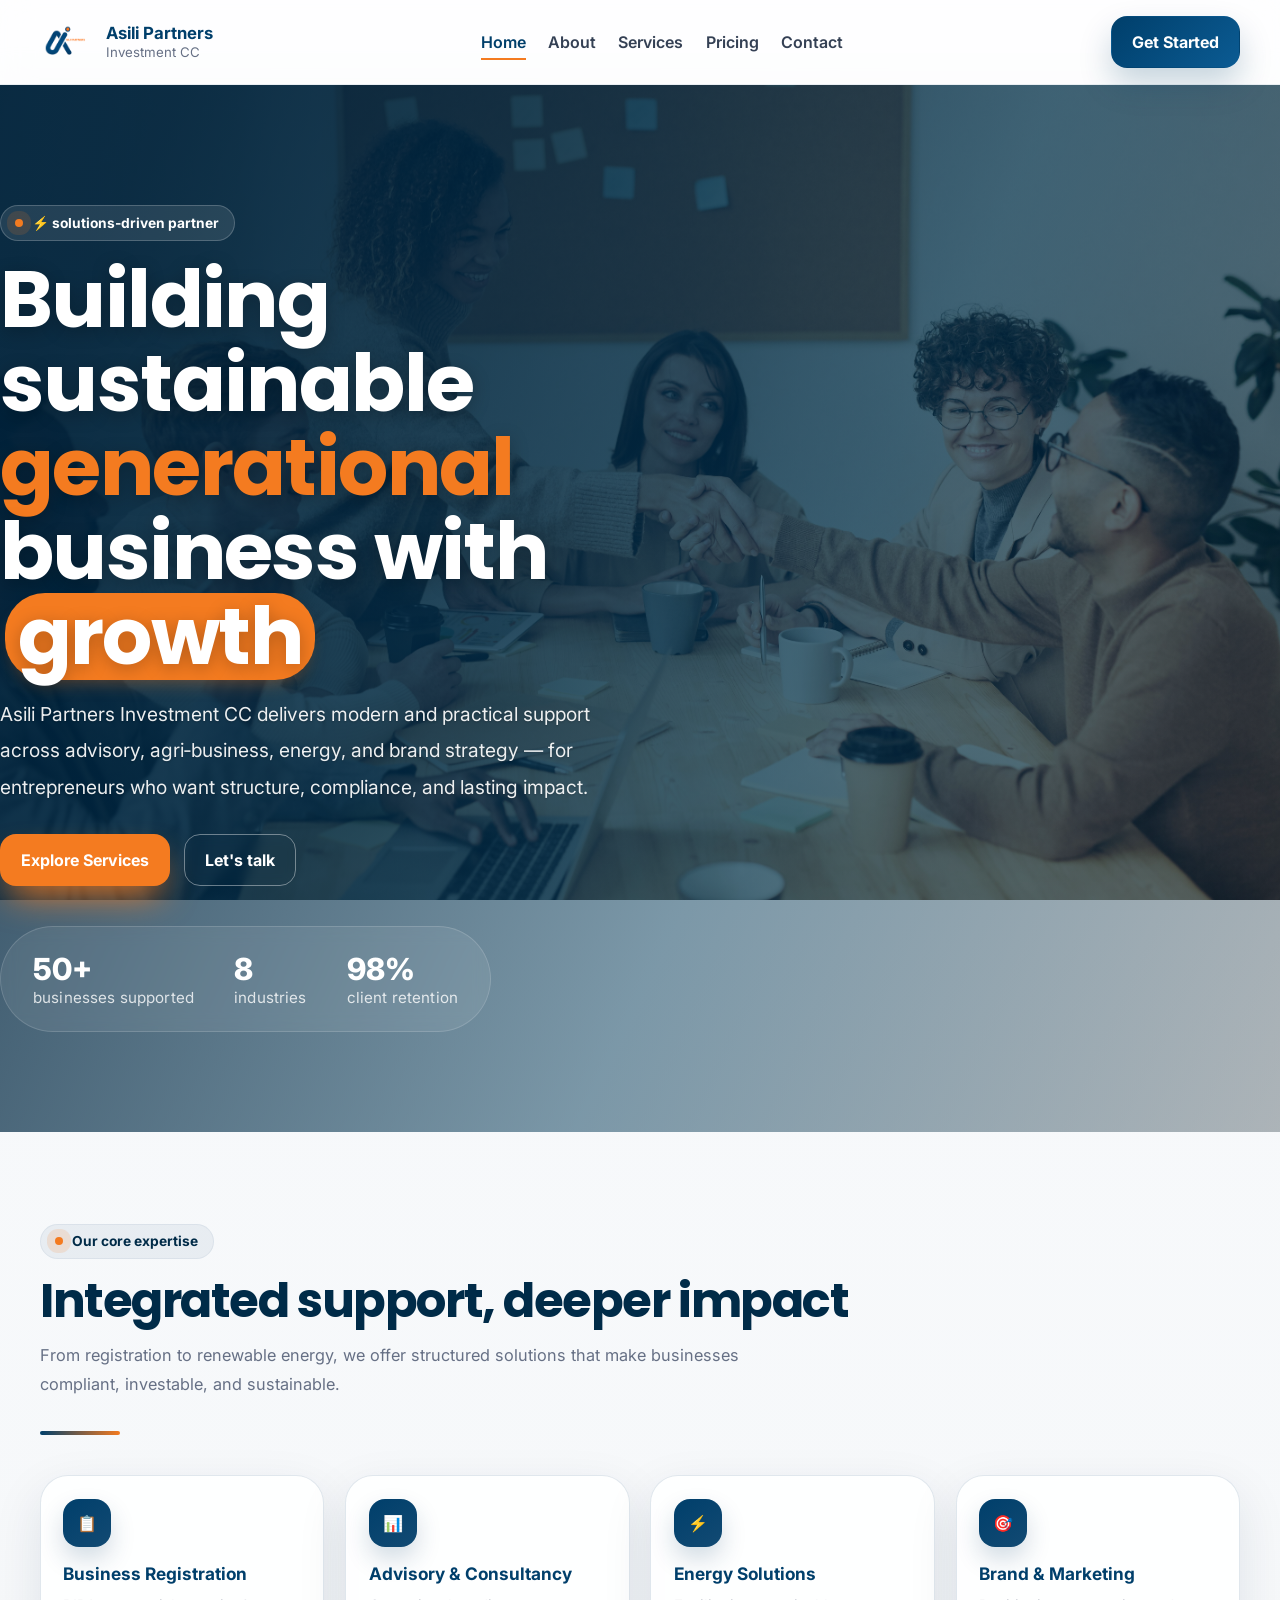
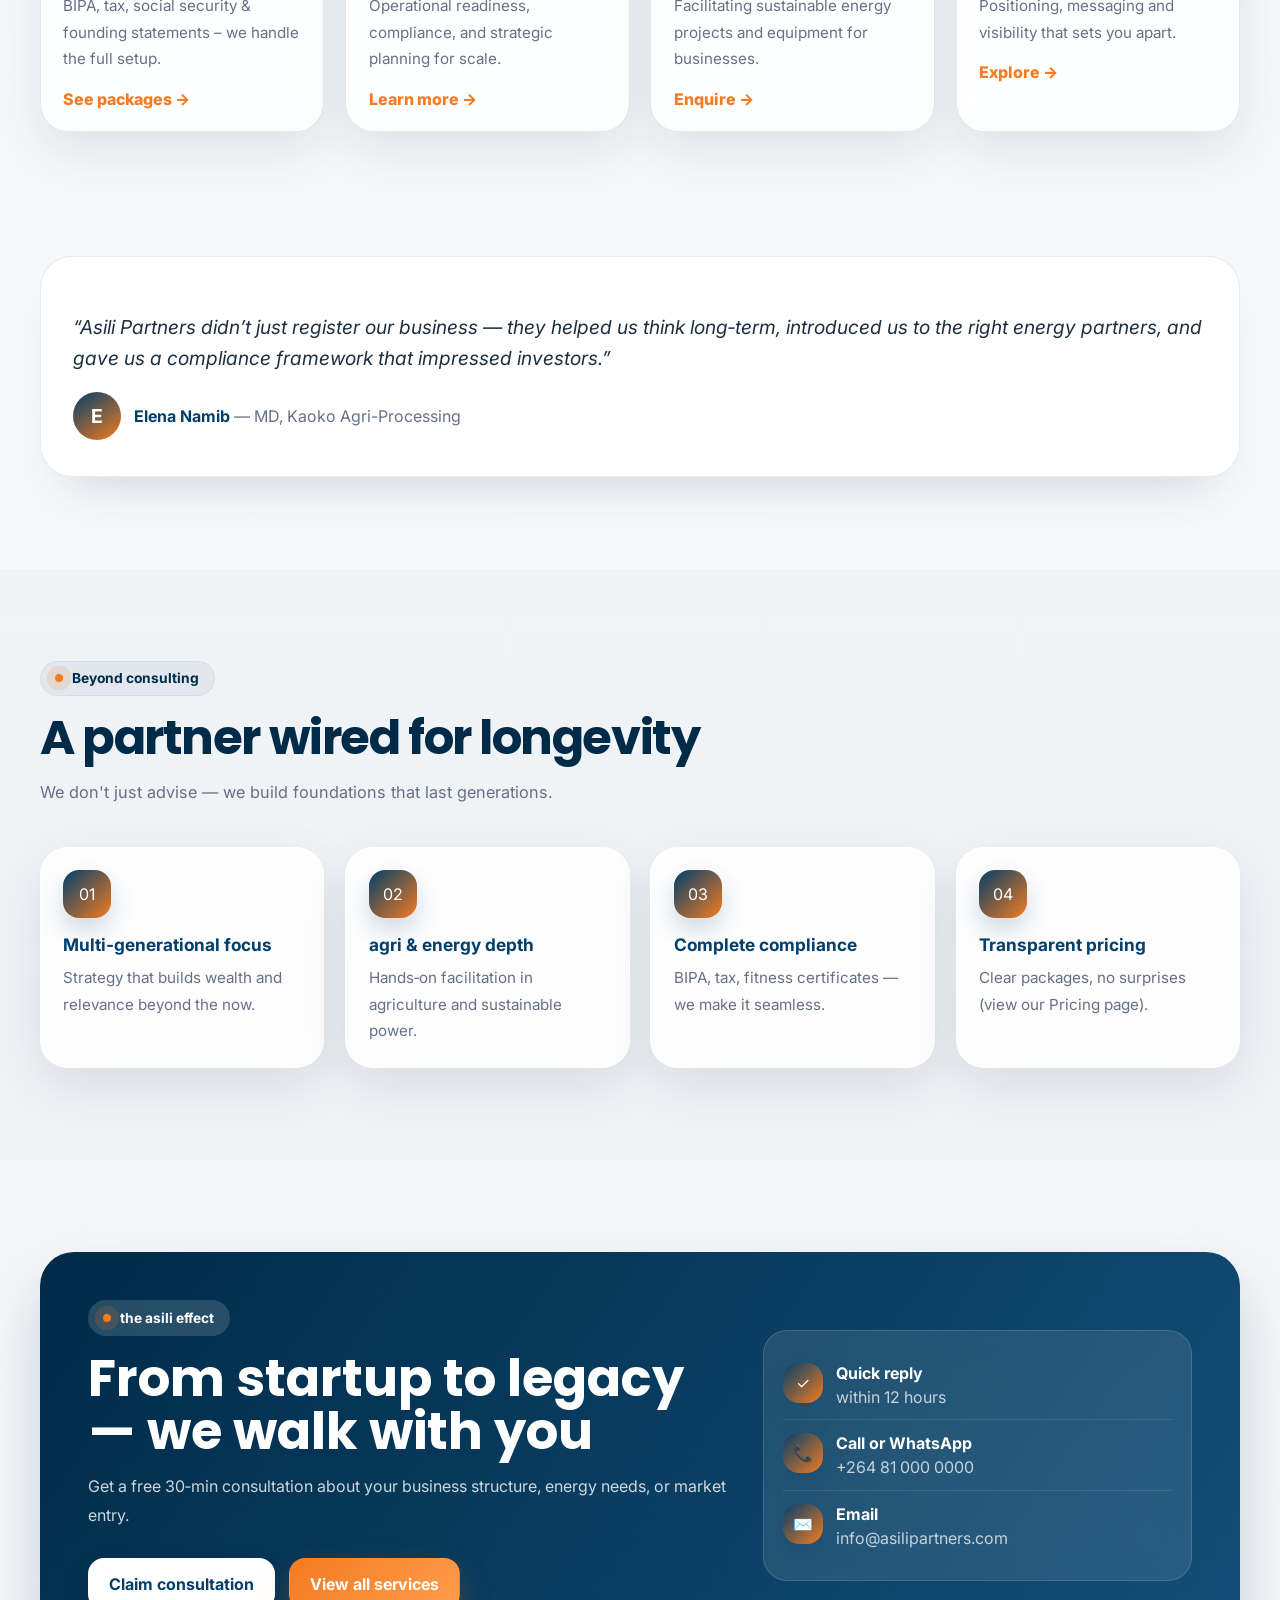
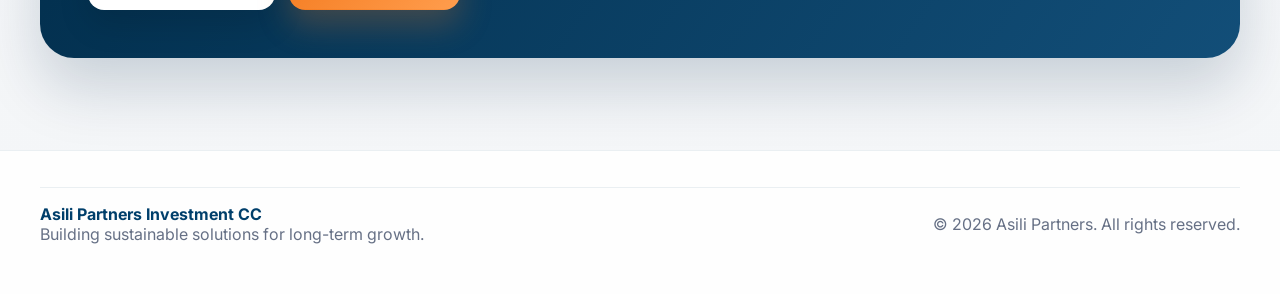
<file: index.html>
<!DOCTYPE html>
<html lang="en">
<head>
  <meta charset="UTF-8" />
  <meta name="viewport" content="width=device-width, initial-scale=1.0" />
  <link rel="icon" type="image/png" href="images/favicon.png">
  <title>Asili Partners – sustainable business evolution</title>
  <!-- fonts & base styles (same structure, but we'll inject refined hero + new sections) -->
  <link rel="preconnect" href="https://fonts.googleapis.com">
  <link rel="preconnect" href="https://fonts.gstatic.com" crossorigin>
  <link href="https://fonts.googleapis.com/css2?family=Inter:wght@400;500;600;700;800&family=Poppins:wght@600;700;800&display=swap" rel="stylesheet">
  <!-- keeping original styles.css (shared) but we'll add a few inline overrides for home polish -->
  <link rel="stylesheet" href="Styles.css">
  <style>
    /* home‑only refinements – deeper professionalism, better colour harmony with hero image */
    :root {
      --primary-deep: #002b48;      /* richer depth */
      --accent-bright: #f47b20;
      --overlay-1: rgba(0, 35, 60, 0.75);
      --overlay-2: rgba(0, 35, 60, 0.4);
    }

    /* HERO – make the background image pop with a sophisticated gradient overlay (preserving your pexels image) */
    .hero.hero-bg {
      background: linear-gradient(105deg, var(--overlay-1) 0%, var(--overlay-2) 70%), 
                  url('images/pexels-fauxels-3184291.jpg') center center / cover no-repeat;
      /* fallback if image missing — still fine */
      min-height: 92vh;
      background-attachment: fixed;  /* subtle parallax effect (modern) */
    }

    /* stronger contrast for text over hero */
    .hero-simple .hero-copy h2 {
      color: white;
      text-shadow: 0 4px 18px rgba(0,0,0,0.25);
      font-size: clamp(2.6rem, 7vw, 5rem);
      line-height: 1.05;
      letter-spacing: -0.02em;
    }

    .hero-simple .hero-copy p {
      color: rgba(255, 255, 255, 0.92);
      font-size: 1.2rem;
      font-weight: 400;
      text-shadow: 0 1px 2px rgba(0,0,0,0.2);
      max-width: 620px;
    }

    /* refine buttons on hero – more elegant outline */
    .hero-simple .btn-light-outline {
      background: transparent;
      border: 1.5px solid rgba(255,255,255,0.35);
      backdrop-filter: blur(6px);
      color: white;
    }
    .hero-simple .btn-light-outline:hover {
      background: rgba(255,255,255,0.1);
      border-color: white;
      transform: translateY(-3px);
    }

    /* add a subtle floating stat bar under hero (only on home) to show trust */
    .floating-stats {
      display: flex;
      flex-wrap: wrap;
      gap: 2.5rem;
      margin-top: 2.5rem;
      padding: 1.5rem 2rem;
      background: rgba(255,255,255,0.08);
      backdrop-filter: blur(8px);
      border-radius: 60px;
      border: 1px solid rgba(255,255,255,0.15);
      max-width: fit-content;
    }
    .floating-stats div {
      display: flex;
      flex-direction: column;
    }
    .floating-stats strong {
      font-size: 1.9rem;
      font-weight: 800;
      color: white;
      line-height: 1.2;
    }
    .floating-stats span {
      font-size: 0.95rem;
      color: rgba(255,255,255,0.8);
      letter-spacing: 0.01em;
    }

    /* refined service cards – subtle colour harmony */
    .service-card {
      background: rgba(255,255,255,0.9);
      backdrop-filter: blur(4px);
      border: 1px solid rgba(0,63,107,0.12);
      transition: all 0.3s cubic-bezier(0.23, 1, 0.32, 1);
    }
    .service-card:hover {
      background: white;
      border-color: var(--accent-bright);
      box-shadow: 0 30px 45px -20px rgba(0,43,80,0.3);
    }
    .service-card .icon-wrap {
      background: linear-gradient(145deg, var(--primary), #124a73);
    }

    /* add a small testimonial / featured quote on home (strengthens credibility) */
    .mini-testimonial {
      background: white;
      border-radius: 32px;
      padding: 2.2rem 2rem;
      box-shadow: 0 30px 50px -30px rgba(0,43,80,0.2);
      border: 1px solid rgba(0,63,107,0.1);
      margin-top: 2rem;
    }
    .mini-testimonial p {
      font-size: 1.2rem;
      line-height: 1.6;
      color: #1e2f3f;
      font-style: italic;
    }
    .mini-testimonial .author {
      display: flex;
      align-items: center;
      gap: 0.8rem;
      margin-top: 1.2rem;
    }
    .author-img {
      width: 48px; height: 48px;
      background: linear-gradient(145deg, var(--primary), var(--accent-bright));
      border-radius: 50%;
      display: flex;
      align-items: center;
      justify-content: center;
      color: white;
      font-weight: 700;
      font-size: 1.2rem;
    }

    /* highlight section heading more premium */
    .section-title {
      color: var(--primary-deep);
    }
    .eyebrow {
      background: rgba(0,63,107,0.06);
      color: var(--primary-deep);
      font-weight: 700;
    }

    /* add animated rotating element to hero CTA (keeps original rotating word idea but nicer) */
    #rotatingWord {
      display: inline-block;
      background: var(--accent-bright);
      color: #ffffff;
      padding: 0.1rem 0.8rem;
      border-radius: 40px;
      font-weight: 700;
      margin-left: 0.3rem;
      box-shadow: 0 10px 18px -8px rgba(244,123,32,0.4);
    }

    /* soft divider */
    .soft-divider {
      width: 80px;
      height: 4px;
      background: linear-gradient(90deg, var(--primary), var(--accent-bright));
      border-radius: 4px;
      margin: 2rem 0 1.5rem;
    }

    /* make footer more elegant */
    footer {
      background: #ffffffd9;
      backdrop-filter: blur(8px);
      border-top: 1px solid rgba(0,63,107,0.08);
    }

    /* =========================
   MOBILE IMPROVEMENTS
   ========================= */
@media (max-width: 768px) {
  /* General spacing */
  .section {
    padding: 3.2rem 0;
  }

  .container {
    padding-left: 16px;
    padding-right: 16px;
  }

  /* Hero */
  .hero.hero-bg {
    min-height: auto;
    background-attachment: scroll;
    padding: 7rem 0 4rem;
  }

  .hero-simple .hero-copy h2 {
    font-size: 2rem;
    line-height: 1.15;
    letter-spacing: -0.01em;
  }

  .hero-simple .hero-copy p {
    font-size: 0.98rem;
    line-height: 1.65;
    max-width: 100%;
  }

  .hero-actions {
    display: flex;
    flex-direction: column;
    gap: 0.9rem;
    align-items: stretch;
  }

  .hero-actions .btn {
    width: 100%;
    justify-content: center;
    text-align: center;
  }

  /* Floating stats */
  .floating-stats {
    display: grid;
    grid-template-columns: 1fr;
    gap: 1rem;
    margin-top: 1.5rem;
    padding: 1.2rem 1rem;
    border-radius: 22px;
    max-width: 100%;
  }

  .floating-stats strong {
    font-size: 1.35rem;
  }

  .floating-stats span {
    font-size: 0.9rem;
  }

  /* Headings and subtitles */
  .section-title {
    font-size: 1.7rem;
    line-height: 1.2;
  }

  .section-subtitle {
    font-size: 0.98rem;
    line-height: 1.65;
  }

  /* Grids */
  .services-grid,
  .why-grid,
  .cta-grid {
    grid-template-columns: 1fr !important;
    gap: 1rem;
  }

  /* Cards */
  .service-card,
  .why-card,
  .mini-testimonial,
  .contact-panel {
    padding: 1.25rem;
    border-radius: 20px;
  }

  .service-card h3,
  .why-card h3 {
    font-size: 1.1rem;
  }

  .service-card p,
  .why-card p {
    font-size: 0.95rem;
    line-height: 1.6;
  }

  /* Testimonial */
  .mini-testimonial p {
    font-size: 1rem;
    line-height: 1.7;
  }

  .author-img {
    width: 42px;
    height: 42px;
    font-size: 1rem;
  }

  /* CTA section */
  .cta-box {
    padding: 1.4rem;
    border-radius: 24px;
  }

  .cta-box h2 {
    font-size: 1.6rem;
    line-height: 1.2;
  }

  .cta-box p {
    font-size: 0.96rem;
    line-height: 1.65;
  }

  .cta-actions {
    display: flex;
    flex-direction: column;
    gap: 0.8rem;
  }

  .cta-actions .btn {
    width: 100%;
    justify-content: center;
    text-align: center;
  }

  /* Footer */
  .footer-wrap {
    flex-direction: column;
    gap: 0.8rem;
    text-align: center;
  }
}

@media (max-width: 480px) {
  .hero-simple .hero-copy h2 {
    font-size: 1.75rem;
  }

  .hero-simple .hero-copy p,
  .section-subtitle,
  .mini-testimonial p,
  .cta-box p {
    font-size: 0.92rem;
  }

  .section-title,
  .cta-box h2 {
    font-size: 1.45rem;
  }

  .floating-stats {
    padding: 1rem 0.9rem;
  }

  .service-card,
  .why-card,
  .mini-testimonial,
  .contact-panel,
  .cta-box {
    padding: 1rem;
  }
}
  </style>
</head>
<body>
  <header class="topbar">
    <div class="container nav">
      <a href="index.html" class="brand">
        <img src="images/asili-logo.png" alt="Asili Partners Logo" class="logo">
        <div class="brand-copy">
          <h1>Asili Partners</h1>
          <span>Investment CC</span>
        </div>
      </a>
      <nav class="nav-links">
        <a href="index.html" class="active">Home</a>
        <a href="About.html">About</a>
        <a href="Services.html">Services</a>
        <a href="Pricing.html">Pricing</a>
        <a href="Contact.html">Contact</a>
      </nav>
      <div class="nav-actions">
        <a class="btn btn-primary" href="Contact.html">Get Started</a>
        <button class="menu-btn" id="menuBtn" aria-label="Open mobile menu">
          <span></span>
        </button>
      </div>
    </div>
    <div class="mobile-menu" id="mobileMenu">
      <a href="index.html">Home</a>
      <a href="About.html">About</a>
      <a href="Services.html">Services</a>
      <a href="Pricing.html">Pricing</a>
      <a href="Contact.html">Contact</a>
      <a href="Contact.html" class="btn btn-primary" style="justify-content:center; color:#fff;">Get Started</a>
    </div>
  </header>

  <main>
    <!-- ========== REFINED HERO with overlay & rotating word ========== -->
    <section class="hero hero-bg" id="home">
      <div class="hero-overlay" style="background: linear-gradient(115deg, rgba(0,35,60,0.8) 10%, rgba(0,55,85,0.5) 60%, rgba(0,20,30,0.3) 100%);"></div>
      <div class="container hero-simple">
        <div class="hero-copy reveal">
          <span class="eyebrow" style="background: rgba(255,255,255,0.1); color: #fff; border-color: rgba(255,255,255,0.2);">
            ⚡ solutions‑driven partner
          </span>
          <h2>
            Building sustainable
            <span style="color: var(--accent-bright);">generational</span>
            business with
            <span id="rotatingWord">growth</span>
          </h2>
          <p>
            Asili Partners Investment CC delivers modern and practical support across advisory, 
            agri‑business, energy, and brand strategy — for entrepreneurs who want structure, 
            compliance, and lasting impact.
          </p>
          <div class="hero-actions">
            <a href="Services.html" class="btn btn-primary" style="background: var(--accent-bright); box-shadow: 0 18px 35px -10px #f47b20;">Explore Services</a>
            <a href="Contact.html" class="btn btn-light-outline" style="border-color: rgba(255,255,255,0.4);">Let's talk</a>
          </div>
          <!-- floating trust stats (professional) -->
          <div class="floating-stats">
            <div><strong>50+</strong> <span>businesses supported</span></div>
            <div><strong>8</strong> <span>industries</span></div>
            <div><strong>98%</strong> <span>client retention</span></div>
          </div>
        </div>
      </div>
    </section>

    <!-- ========== SERVICES PREVIEW (refined) ========== -->
    <section class="section">
      <div class="container">
        <div class="section-head-row reveal">
          <div>
            <span class="eyebrow">Our core expertise</span>
            <h2 class="section-title">Integrated support, deeper impact</h2>
            <p class="section-subtitle">
              From registration to renewable energy, we offer structured solutions that 
              make businesses compliant, investable, and sustainable.
            </p>
            <div class="soft-divider"></div>
          </div>
        </div>

        <div class="services-grid">
          <article class="service-card reveal">
            <div class="icon-wrap">📋</div>
            <h3>Business Registration</h3>
            <p>BIPA, tax, social security & founding statements – we handle the full setup.</p>
            <a class="service-link" href="Pricing.html">See packages →</a>
          </article>
          <article class="service-card reveal">
            <div class="icon-wrap">📊</div>
            <h3>Advisory & Consultancy</h3>
            <p>Operational readiness, compliance, and strategic planning for scale.</p>
            <a class="service-link" href="Services.html">Learn more →</a>
          </article>
          <article class="service-card reveal">
            <div class="icon-wrap">⚡</div>
            <h3>Energy Solutions</h3>
            <p>Facilitating sustainable energy projects and equipment for businesses.</p>
            <a class="service-link" href="Contact.html">Enquire →</a>
          </article>
          <article class="service-card reveal">
            <div class="icon-wrap">🎯</div>
            <h3>Brand & Marketing</h3>
            <p>Positioning, messaging and visibility that sets you apart.</p>
            <a class="service-link" href="Services.html">Explore →</a>
          </article>
        </div>
      </div>
    </section>

    <!-- ========== ADDED CREDIBILITY BLOCK (testimonial / quote) ========== -->
    <section class="section" style="padding-top: 0;">
      <div class="container">
        <div class="mini-testimonial reveal">
          <p>“Asili Partners didn’t just register our business — they helped us think long‑term, introduced us to the right energy partners, and gave us a compliance framework that impressed investors.”</p>
          <div class="author">
            <div class="author-img">E</div>
            <div>
              <strong style="color: var(--primary);">Elena Namib</strong>
              <span style="color: var(--muted);"> — MD, Kaoko Agri-Processing</span>
            </div>
          </div>
        </div>
      </div>
    </section>

    <!-- ========== WHY ASILI (unique value props) ========== -->
    <section class="section" style="background: rgba(0,63,107,0.02);">
      <div class="container">
        <div class="section-head-row reveal">
          <div>
            <span class="eyebrow">Beyond consulting</span>
            <h2 class="section-title">A partner wired for longevity</h2>
            <p class="section-subtitle">We don't just advise — we build foundations that last generations.</p>
          </div>
        </div>
        <div class="why-grid">
          <article class="why-card reveal"><div class="icon-wrap">01</div><h3>Multi‑generational focus</h3><p>Strategy that builds wealth and relevance beyond the now.</p></article>
          <article class="why-card reveal"><div class="icon-wrap">02</div><h3>agri & energy depth</h3><p>Hands‑on facilitation in agriculture and sustainable power.</p></article>
          <article class="why-card reveal"><div class="icon-wrap">03</div><h3>Complete compliance</h3><p>BIPA, tax, fitness certificates — we make it seamless.</p></article>
          <article class="why-card reveal"><div class="icon-wrap">04</div><h3>Transparent pricing</h3><p>Clear packages, no surprises (view our Pricing page).</p></article>
        </div>
      </div>
    </section>

    <!-- ========== BRAND STATEMENT / CTA (subtle) ========== -->
    <section class="section">
      <div class="container">
        <div class="cta-box" style="background: linear-gradient(125deg, #002b48, #124e78);">
          <div class="cta-grid" style="grid-template-columns: 1.2fr 0.8fr;">
            <div>
              <span class="eyebrow" style="background: rgba(255,255,255,0.15); color:#fff;">the asili effect</span>
              <h2 style="color:white;">From startup to legacy — we walk with you</h2>
              <p style="color:rgba(255,255,255,0.8);">Get a free 30‑min consultation about your business structure, energy needs, or market entry.</p>
              <div class="cta-actions">
                <a href="Contact.html" class="btn btn-light">Claim consultation</a>
                <a href="Services.html" class="btn btn-accent">View all services</a>
              </div>
            </div>
            <div class="contact-panel" style="backdrop-filter: blur(16px);">
              <div class="contact-item"><div class="icon-wrap" style="width:40px; height:40px;">✓</div><div><strong>Quick reply</strong><span>within 12 hours</span></div></div>
              <div class="contact-item"><div class="icon-wrap" style="width:40px; height:40px;">📞</div><div><strong>Call or WhatsApp</strong><span>+264 81 000 0000</span></div></div>
              <div class="contact-item"><div class="icon-wrap" style="width:40px; height:40px;">✉️</div><div><strong>Email</strong><span>info@asilipartners.com</span></div></div>
            </div>
          </div>
        </div>
      </div>
    </section>
  </main>

  <footer>
    <div class="container footer-wrap">
      <div>
        <strong style="color: var(--primary);">Asili Partners Investment CC</strong><br>
        <span>Building sustainable solutions for long-term growth.</span>
      </div>
      <div>© <span id="year"></span> Asili Partners. All rights reserved.</div>
    </div>
  </footer>

  <script src="script.js"></script>
</body>
</html>
</file>
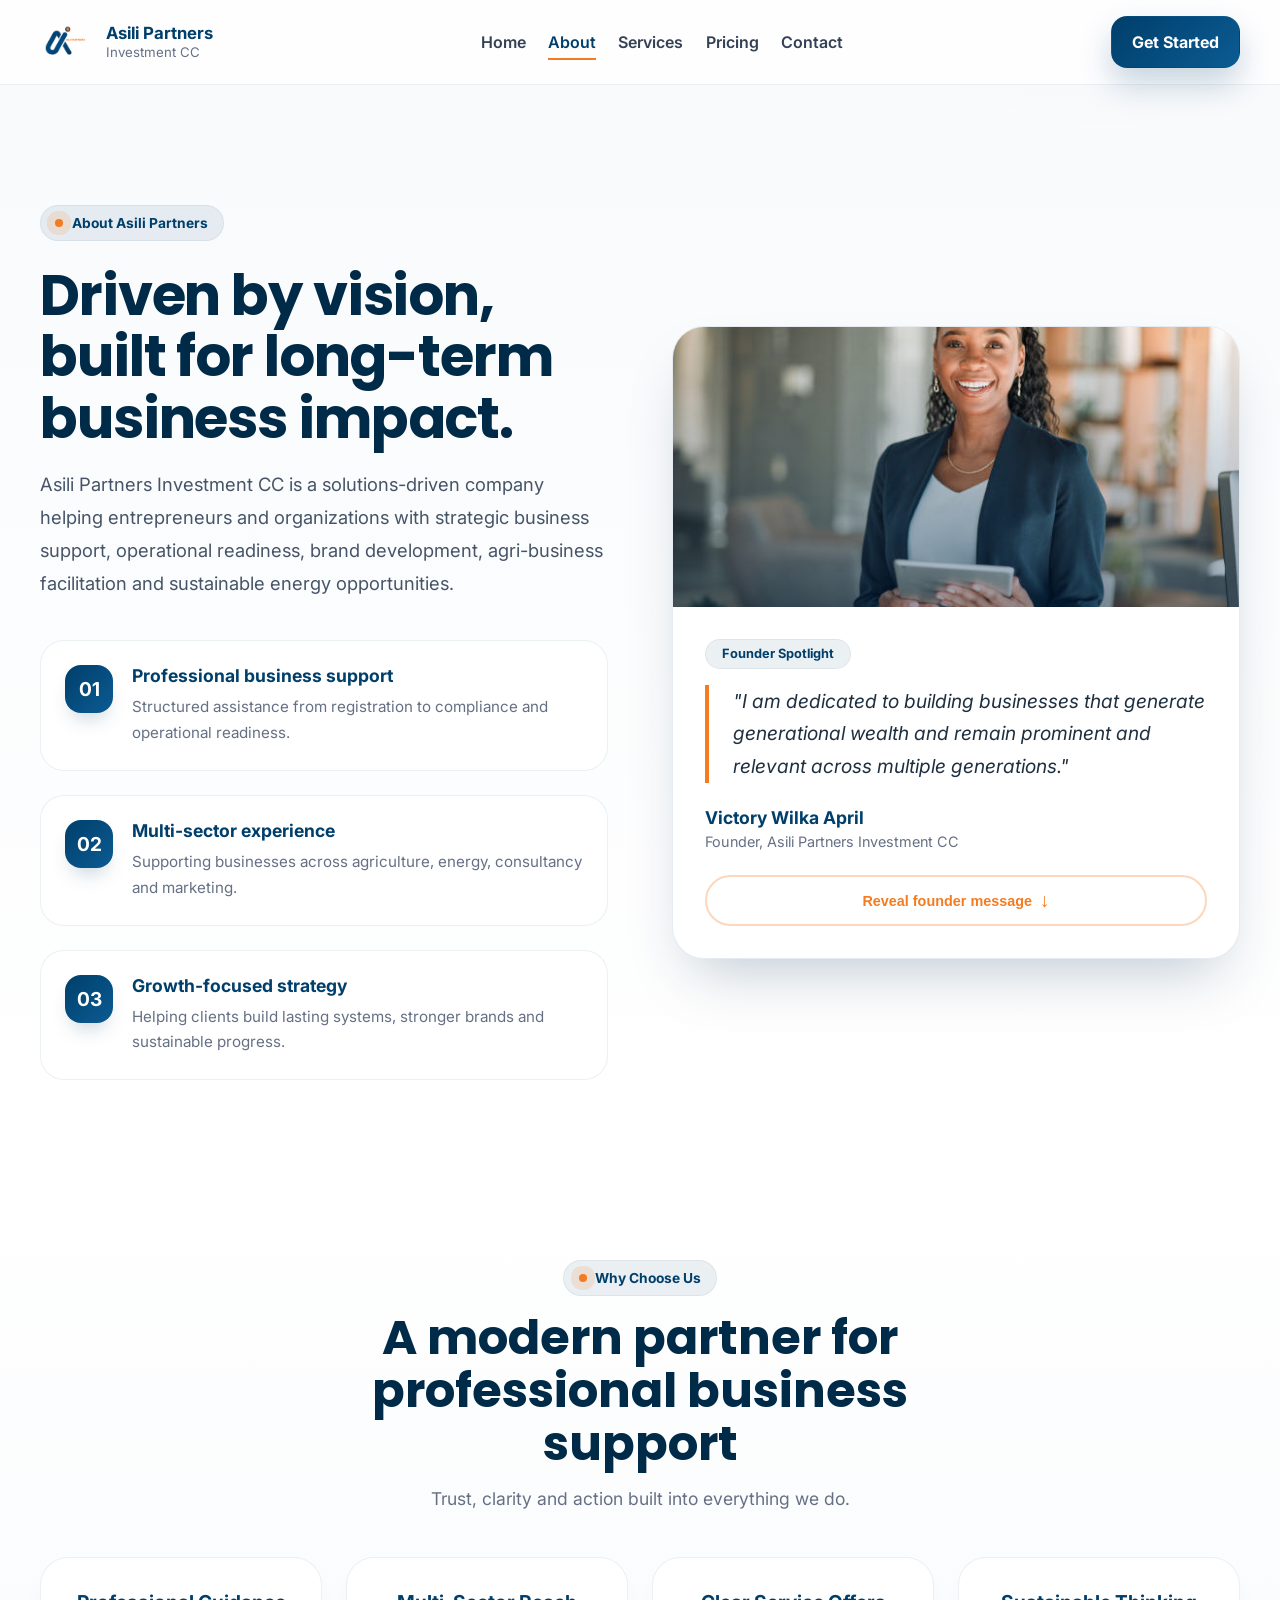
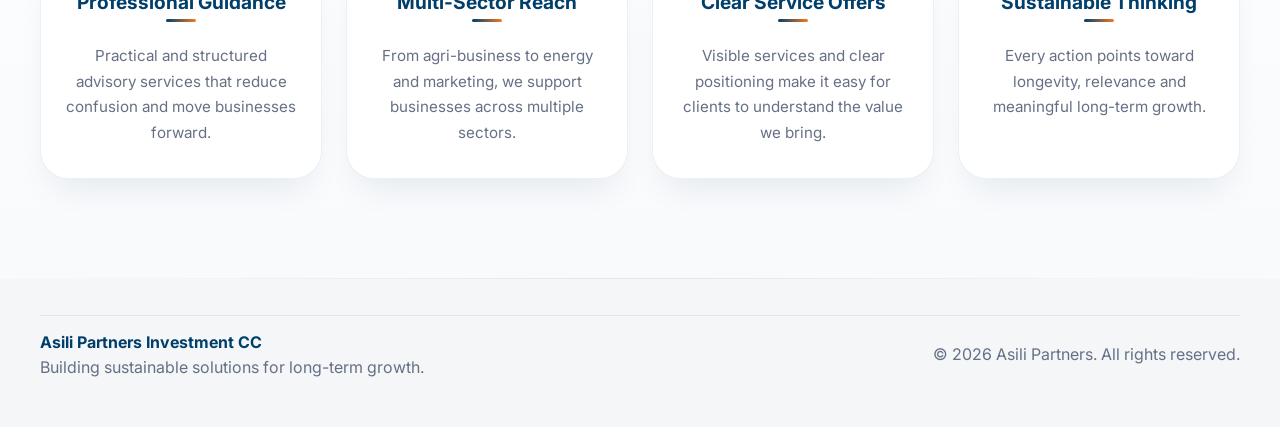
<file: About.html>
<!DOCTYPE html>
<html lang="en">
<head>
  <meta charset="UTF-8" />
  <meta name="viewport" content="width=device-width, initial-scale=1.0" />
  <link rel="icon" type="image/png" href="images/favicon.png">
  <title>Asili Partners | About</title>
  <link rel="preconnect" href="https://fonts.googleapis.com">
  <link rel="preconnect" href="https://fonts.gstatic.com" crossorigin>
  <link href="https://fonts.googleapis.com/css2?family=Inter:wght@400;500;600;700;800&family=Poppins:wght@600;700;800&display=swap" rel="stylesheet">
  <link rel="stylesheet" href="Styles.css">
  <style>
    /* About page refinements to match home/services aesthetic */
    :root {
      --primary-deep: #002b48;
      --accent-bright: #f47b20;
    }

    /* About Hero - enhanced with better visual hierarchy */
    .about-hero {
      padding: 120px 0 80px;
      background: linear-gradient(180deg, #f8fafc 0%, #ffffff 100%);
      position: relative;
      overflow: hidden;
    }

    .about-hero::before {
      content: '';
      position: absolute;
      top: -50%;
      right: -10%;
      width: 600px;
      height: 600px;
      background: radial-gradient(circle, rgba(0,63,107,0.03) 0%, transparent 70%);
      border-radius: 50%;
      z-index: 0;
    }

    .about-grid {
      position: relative;
      z-index: 2;
      gap: 4rem;
    }

    .about-copy h2 {
      font-family: 'Poppins', sans-serif;
      font-size: clamp(2.2rem, 5vw, 3.5rem);
      line-height: 1.1;
      color: var(--primary-deep);
      margin: 1.5rem 0 1rem;
      letter-spacing: -0.02em;
    }

    .about-copy .lead {
      font-size: 1.15rem;
      line-height: 1.8;
      color: #475467;
      margin-bottom: 2.5rem;
      max-width: 600px;
    }

    /* Feature cards - refined to match service cards */
    .feature-list {
      display: grid;
      gap: 1.5rem;
      margin-top: 2rem;
    }

    .feature-card {
      display: flex;
      gap: 1.2rem;
      align-items: flex-start;
      padding: 1.5rem;
      background: rgba(255,255,255,0.8);
      backdrop-filter: blur(8px);
      border: 1px solid rgba(0,63,107,0.08);
      border-radius: 24px;
      transition: all 0.3s cubic-bezier(0.23, 1, 0.32, 1);
    }

    .feature-card:hover {
      background: white;
      border-color: rgba(244,123,32,0.25);
      transform: translateX(8px);
      box-shadow: 0 20px 35px -15px rgba(0,43,80,0.15);
    }

    .feature-icon {
      width: 48px;
      height: 48px;
      background: linear-gradient(135deg, var(--primary), var(--primary-2));
      border-radius: 16px;
      display: flex;
      align-items: center;
      justify-content: center;
      color: white;
      font-weight: 700;
      font-size: 1.2rem;
      box-shadow: 0 12px 20px -8px rgba(0,63,107,0.25);
      flex-shrink: 0;
    }

    .feature-card h3 {
      margin: 0 0 0.5rem;
      color: var(--primary);
      font-size: 1.1rem;
      font-weight: 700;
    }

    .feature-card p {
      margin: 0;
      color: #667085;
      line-height: 1.7;
      font-size: 0.95rem;
    }

    /* Founder card - premium styling */
    .founder-card {
      background: white;
      border-radius: 32px;
      overflow: hidden;
      box-shadow: 0 30px 60px -20px rgba(0,43,80,0.25);
      border: 1px solid rgba(0,63,107,0.1);
      transition: transform 0.3s ease;
    }

    .founder-card:hover {
      transform: translateY(-8px);
    }

    .founder-media {
      position: relative;
      height: 280px;
      overflow: hidden;
    }

    .founder-media img {
      width: 100%;
      height: 100%;
      object-fit: cover;
      transition: transform 0.5s ease;
    }

    .founder-card:hover .founder-media img {
      transform: scale(1.05);
    }

    .media-overlay {
      position: absolute;
      inset: 0;
      background: linear-gradient(180deg, transparent 0%, rgba(0,43,80,0.4) 100%);
      pointer-events: none;
    }

    .founder-content {
      padding: 2rem;
    }

    .founder-label {
      display: inline-block;
      padding: 0.4rem 1rem;
      background: rgba(0,63,107,0.08);
      border-radius: 100px;
      font-size: 0.8rem;
      font-weight: 700;
      color: var(--primary);
      margin-bottom: 1rem;
      border: 1px solid rgba(0,63,107,0.06);
    }

    .founder-content .quote {
      font-size: 1.2rem;
      line-height: 1.7;
      color: #1e2f3f;
      font-style: italic;
      margin: 0 0 1.5rem;
      position: relative;
      padding-left: 1.5rem;
      border-left: 4px solid var(--accent-bright);
    }

    .founder-meta {
      margin-bottom: 1.5rem;
    }

    .founder-meta strong {
      display: block;
      color: var(--primary);
      font-size: 1.1rem;
      margin-bottom: 0.2rem;
    }

    .founder-meta span {
      color: #667085;
      font-size: 0.9rem;
    }

    /* Quote toggle - enhanced */
    .quote-toggle {
      background: transparent;
      border: 2px solid rgba(244,123,32,0.3);
      color: var(--accent-bright);
      padding: 0.8rem 1.5rem;
      border-radius: 40px;
      font-weight: 700;
      font-size: 0.9rem;
      cursor: pointer;
      transition: all 0.25s ease;
      width: 100%;
      display: flex;
      align-items: center;
      justify-content: center;
      gap: 0.5rem;
    }

    .quote-toggle:hover {
      background: var(--accent-bright);
      border-color: var(--accent-bright);
      color: white;
      transform: translateY(-2px);
      box-shadow: 0 15px 25px -10px rgba(244,123,32,0.4);
    }

    .quote-toggle::after {
      content: '↓';
      font-size: 1.2rem;
      transition: transform 0.25s ease;
    }

    .quote-toggle[aria-expanded="true"]::after {
      transform: rotate(180deg);
    }

    .quote-reveal {
      max-height: 0;
      opacity: 0;
      overflow: hidden;
      transition: all 0.4s cubic-bezier(0.23, 1, 0.32, 1);
      margin-top: 0;
      background: rgba(0,63,107,0.02);
      border-radius: 20px;
    }

    .quote-reveal.open {
      max-height: 200px;
      opacity: 1;
      margin-top: 1.5rem;
      padding: 1.2rem;
    }

    .quote-reveal p {
      margin: 0;
      color: #475467;
      line-height: 1.7;
    }

    /* Values section - enhanced */
    .values-section {
      background: linear-gradient(180deg, #ffffff 0%, #f8fafc 100%);
      padding: 100px 0;
      position: relative;
    }

    .values-section::before {
      content: '';
      position: absolute;
      bottom: 0;
      left: 0;
      width: 100%;
      height: 1px;
      background: linear-gradient(90deg, transparent, rgba(0,63,107,0.1), transparent);
    }

    .section-head {
      text-align: center;
      max-width: 700px;
      margin: 0 auto 3rem;
    }

    .section-head h2 {
      font-family: 'Poppins', sans-serif;
      font-size: clamp(2rem, 4vw, 3rem);
      color: var(--primary-deep);
      margin: 1rem 0 0.5rem;
      line-height: 1.1;
    }

    .section-head p {
      color: #667085;
      font-size: 1.1rem;
    }

    .values-grid {
      display: grid;
      grid-template-columns: repeat(4, 1fr);
      gap: 1.5rem;
      margin-top: 3rem;
    }

    .value-card {
      background: white;
      padding: 2rem 1.5rem;
      border-radius: 28px;
      border: 1px solid rgba(0,63,107,0.08);
      box-shadow: 0 20px 35px -15px rgba(0,43,80,0.1);
      transition: all 0.3s ease;
      text-align: center;
    }

    .value-card:hover {
      transform: translateY(-8px);
      border-color: rgba(244,123,32,0.25);
      box-shadow: 0 25px 45px -15px rgba(244,123,32,0.15);
    }

    .value-card h3 {
      color: var(--primary);
      margin: 0 0 0.8rem;
      font-size: 1.2rem;
      position: relative;
      display: inline-block;
    }

    .value-card h3::after {
      content: '';
      position: absolute;
      bottom: -8px;
      left: 50%;
      transform: translateX(-50%);
      width: 30px;
      height: 3px;
      background: linear-gradient(90deg, var(--primary), var(--accent-bright));
      border-radius: 2px;
    }

    .value-card p {
      margin: 1rem 0 0;
      color: #667085;
      line-height: 1.7;
      font-size: 0.95rem;
    }

    /* Mobile responsiveness */
    @media (max-width: 1100px) {
      .values-grid {
        grid-template-columns: repeat(2, 1fr);
      }
    }

    @media (max-width: 768px) {
      .about-hero {
        padding: 100px 0 60px;
      }

      .about-grid {
        gap: 2rem;
      }

      .about-copy h2 {
        font-size: 2rem;
      }

      .about-copy .lead {
        font-size: 1rem;
      }

      .feature-card {
        padding: 1.2rem;
      }

      .feature-icon {
        width: 42px;
        height: 42px;
        font-size: 1rem;
      }

      .founder-media {
        height: 220px;
      }

      .founder-content {
        padding: 1.5rem;
      }

      .founder-content .quote {
        font-size: 1rem;
        padding-left: 1rem;
      }

      .values-section {
        padding: 70px 0;
      }

      .section-head h2 {
        font-size: 2rem;
      }

      .value-card {
        padding: 1.5rem 1rem;
      }
    }

    @media (max-width: 560px) {
      .values-grid {
        grid-template-columns: 1fr;
      }

      .feature-card {
        flex-direction: column;
        align-items: flex-start;
      }

      .feature-card:hover {
        transform: translateY(-5px);
      }
    }
  </style>
</head>
<body>
  <header class="topbar">
    <div class="container nav">
      <a href="index.html" class="brand">
        <img src="images/asili-logo.png" alt="Asili Partners Logo" class="logo">
        <div class="brand-copy">
          <h1>Asili Partners</h1>
          <span>Investment CC</span>
        </div>
      </a>

      <nav class="nav-links">
        <a href="index.html">Home</a>
        <a href="About.html" class="active">About</a>
        <a href="Services.html">Services</a>
        <a href="Pricing.html">Pricing</a>
        <a href="Contact.html">Contact</a>
      </nav>

      <div class="nav-actions">
        <a class="btn btn-primary" href="Contact.html">Get Started</a>
        <button class="menu-btn" id="menuBtn" aria-label="Open menu">
          <span></span>
        </button>
      </div>
    </div>

    <div class="mobile-menu" id="mobileMenu">
      <a href="index.html">Home</a>
      <a href="About.html" class="active">About</a>
      <a href="Services.html">Services</a>
      <a href="Pricing.html">Pricing</a>
      <a href="Contact.html">Contact</a>
      <a href="Contact.html" class="btn btn-primary" style="justify-content:center; color:#fff;">Get Started</a>
    </div>
  </header>

  <main>
    <section class="about-hero" id="about">
      <div class="container about-grid">
        <div class="about-copy reveal">
          <span class="eyebrow">About Asili Partners</span>
          <h2>Driven by vision, built for long-term business impact.</h2>
          <p class="lead">
            Asili Partners Investment CC is a solutions-driven company helping entrepreneurs and organizations with strategic business support, operational readiness, brand development, agri-business facilitation and sustainable energy opportunities.
          </p>

          <div class="feature-list">
            <article class="feature-card reveal">
              <div class="feature-icon">01</div>
              <div>
                <h3>Professional business support</h3>
                <p>Structured assistance from registration to compliance and operational readiness.</p>
              </div>
            </article>

            <article class="feature-card reveal">
              <div class="feature-icon">02</div>
              <div>
                <h3>Multi-sector experience</h3>
                <p>Supporting businesses across agriculture, energy, consultancy and marketing.</p>
              </div>
            </article>

            <article class="feature-card reveal">
              <div class="feature-icon">03</div>
              <div>
                <h3>Growth-focused strategy</h3>
                <p>Helping clients build lasting systems, stronger brands and sustainable progress.</p>
              </div>
            </article>
          </div>
        </div>

        <aside class="founder-card reveal">
          <div class="founder-media">
            <img src="images/business lady.jpg" alt="Victory Wilka April, founder of Asili Partners Investment CC">
            <div class="media-overlay"></div>
          </div>

          <div class="founder-content">
            <span class="founder-label">Founder Spotlight</span>
            <p class="quote">
              "I am dedicated to building businesses that generate generational wealth and remain prominent and relevant across multiple generations."
            </p>

            <div class="founder-meta">
              <strong>Victory Wilka April</strong>
              <span>Founder, Asili Partners Investment CC</span>
            </div>

            <button class="quote-toggle" id="quoteToggle" type="button" aria-expanded="false" aria-controls="quoteReveal">
              Reveal founder message
            </button>

            <div class="quote-reveal" id="quoteReveal">
              <p>
                At Asili Partners, we believe strong businesses are built with clarity, consistency and a long-term vision that creates real value for future generations. Our approach combines practical expertise with a deep commitment to our clients' success, ensuring that every partnership delivers lasting impact.
              </p>
            </div>
          </div>
        </aside>
      </div>
    </section>

    <section class="values-section">
      <div class="container">
        <div class="section-head reveal">
          <span class="eyebrow">Why Choose Us</span>
          <h2>A modern partner for professional business support</h2>
          <p>Trust, clarity and action built into everything we do.</p>
        </div>

        <div class="values-grid">
          <article class="value-card reveal">
            <h3>Professional Guidance</h3>
            <p>Practical and structured advisory services that reduce confusion and move businesses forward.</p>
          </article>

          <article class="value-card reveal">
            <h3>Multi-Sector Reach</h3>
            <p>From agri-business to energy and marketing, we support businesses across multiple sectors.</p>
          </article>

          <article class="value-card reveal">
            <h3>Clear Service Offers</h3>
            <p>Visible services and clear positioning make it easy for clients to understand the value we bring.</p>
          </article>

          <article class="value-card reveal">
            <h3>Sustainable Thinking</h3>
            <p>Every action points toward longevity, relevance and meaningful long-term growth.</p>
          </article>
        </div>
      </div>
    </section>
  </main>

  <footer>
    <div class="container footer-wrap">
      <div>
        <strong style="color: var(--primary);">Asili Partners Investment CC</strong>
        <span style="display: block; color: #667085; margin-top: 0.3rem;">Building sustainable solutions for long-term growth.</span>
      </div>
      <span>© <span id="year"></span> Asili Partners. All rights reserved.</span>
    </div>
  </footer>

  <script src="script.js"></script>
  <script>
    document.addEventListener('DOMContentLoaded', function() {
      const founderMedia = document.querySelector('.founder-media');
      if (founderMedia) {
        window.addEventListener('scroll', function() {
          const scroll = window.pageYOffset;
          const rate = scroll * 0.3;
          const img = founderMedia.querySelector('img');
          if (img && scroll < 600) {
            img.style.transform = `translateY(${rate * 0.1}px) scale(1.05)`;
          }
        });
      }

      const featureCards = document.querySelectorAll('.feature-card');
      featureCards.forEach((card, index) => {
        card.style.transitionDelay = `${index * 0.1}s`;
      });
    });
  </script>
</body>
</html>
</file>
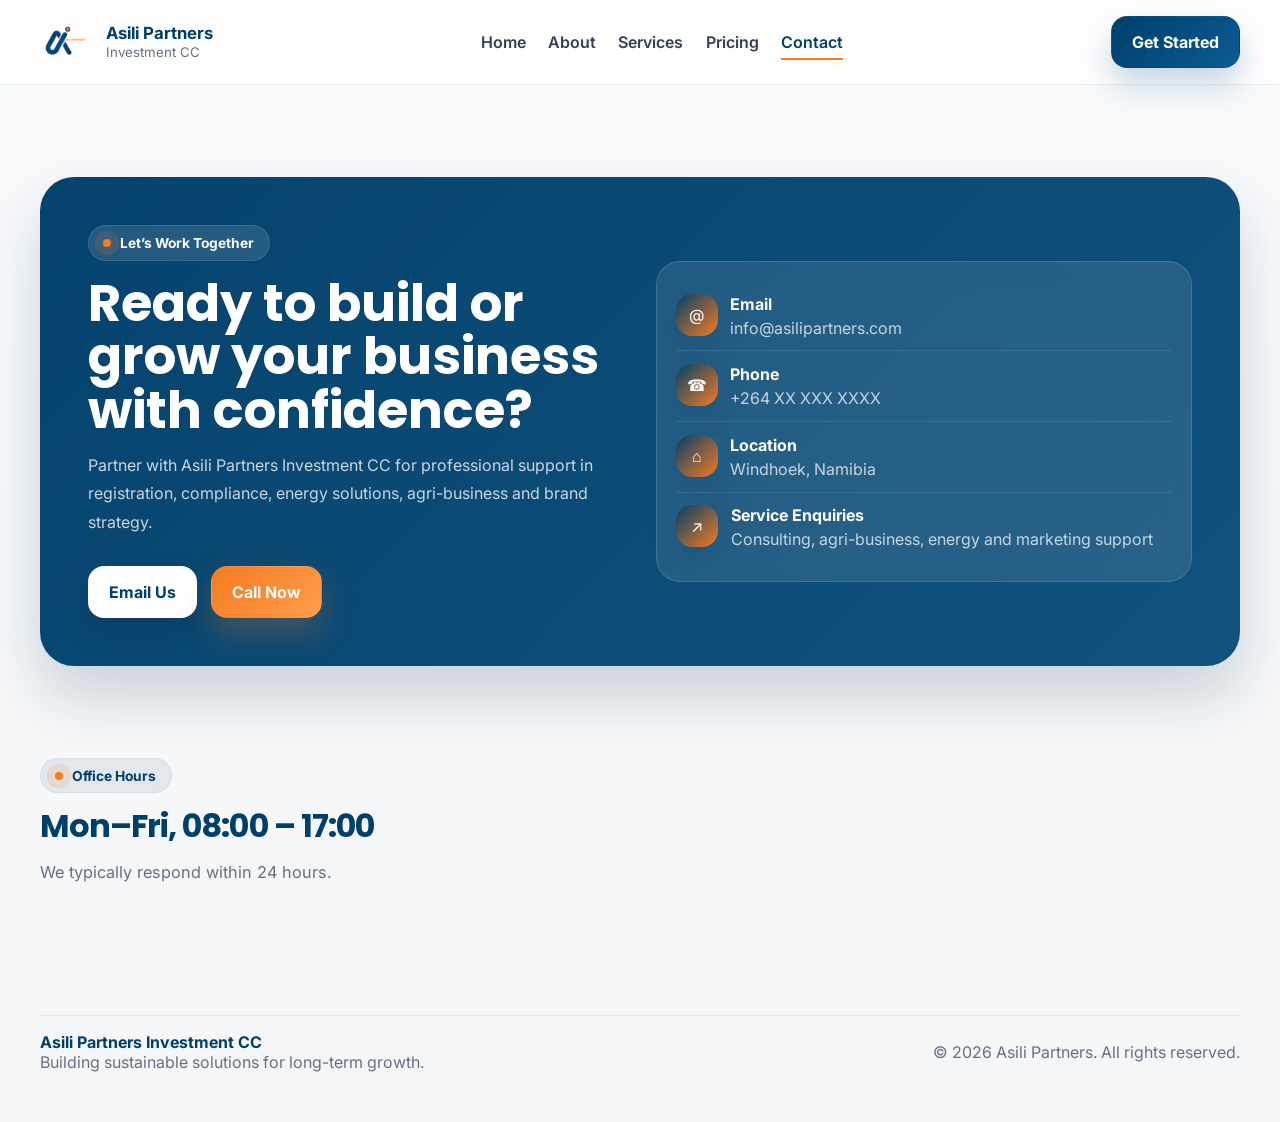
<file: Contact.html>
<!-- Contact.html -->
<!DOCTYPE html>
<html lang="en">
<head>
  <meta charset="UTF-8" />
  <meta name="viewport" content="width=device-width, initial-scale=1.0" />
  <link rel="icon" type="image/png" href="images/favicon.png">
  <title>Asili Partners – Contact</title>
  <link rel="preconnect" href="https://fonts.googleapis.com">
  <link rel="preconnect" href="https://fonts.gstatic.com" crossorigin>
  <link href="https://fonts.googleapis.com/css2?family=Inter:wght@400;500;600;700;800&family=Poppins:wght@600;700;800&display=swap" rel="stylesheet">
  <link rel="stylesheet" href="Styles.css">
</head>
<body>
  <header class="topbar">
    <div class="container nav">
      <a href="index.html" class="brand">
        <img src="images/asili-logo.png" alt="Asili Partners Logo" class="logo">
        <div class="brand-copy">
          <h1>Asili Partners</h1>
          <span>Investment CC</span>
        </div>
      </a>

      <nav class="nav-links">
        <a href="index.html">Home</a>
        <a href="About.html">About</a>
        <a href="Services.html">Services</a>
        <a href="Pricing.html">Pricing</a>
        <a href="Contact.html" class="active">Contact</a>
      </nav>

      <div class="nav-actions">
        <a class="btn btn-primary" href="Contact.html">Get Started</a>
        <button class="menu-btn" id="menuBtn" aria-label="Open mobile menu">
          <span></span>
        </button>
      </div>
    </div>

    <div class="mobile-menu" id="mobileMenu">
      <a href="index.html">Home</a>
      <a href="About.html">About</a>
      <a href="Services.html">Services</a>
      <a href="Pricing.html">Pricing</a>
      <a href="Contact.html">Contact</a>
      <a href="Contact.html" class="btn btn-primary" style="justify-content:center; color:#fff;">Get Started</a>
    </div>
  </header>

  <main>
    <!-- ========== CONTACT SECTION (full) ========== -->
    <section class="section" id="contact" style="padding-top:92px;">
      <div class="container">
        <div class="cta-box reveal">
          <div class="cta-grid">
            <div>
              <span class="eyebrow" style="background: rgba(255,255,255,.12); color: #fff; border-color: rgba(255,255,255,.1);">Let’s Work Together</span>
              <h2>Ready to build or grow your business with confidence?</h2>
              <p>
                Partner with Asili Partners Investment CC for professional support in registration, compliance,
                energy solutions, agri-business and brand strategy.
              </p>
              <div class="cta-actions">
                <a href="mailto:info@asilipartners.com" class="btn btn-light">Email Us</a>
                <a href="tel:+264000000000" class="btn btn-accent">Call Now</a>
              </div>
            </div>

            <div class="contact-panel">
              <div class="contact-item">
                <div class="icon-wrap" style="width:42px;height:42px;flex:0 0 42px;">@</div>
                <div><strong>Email</strong><span>info@asilipartners.com</span></div>
              </div>
              <div class="contact-item">
                <div class="icon-wrap" style="width:42px;height:42px;flex:0 0 42px;">☎</div>
                <div><strong>Phone</strong><span>+264 XX XXX XXXX</span></div>
              </div>
              <div class="contact-item">
                <div class="icon-wrap" style="width:42px;height:42px;flex:0 0 42px;">⌂</div>
                <div><strong>Location</strong><span>Windhoek, Namibia</span></div>
              </div>
              <div class="contact-item">
                <div class="icon-wrap" style="width:42px;height:42px;flex:0 0 42px;">↗</div>
                <div><strong>Service Enquiries</strong><span>Consulting, agri-business, energy and marketing support</span></div>
              </div>
            </div>
          </div>
        </div>
      </div>
    </section>

    <!-- simple contact note (optional) -->
    <section class="section" style="padding-top:0;">
      <div class="container">
        <div class="section-head-row reveal">
          <div>
            <span class="eyebrow">Office Hours</span>
            <h2 class="section-title" style="font-size:2rem;">Mon–Fri, 08:00 – 17:00</h2>
            <p class="section-subtitle">We typically respond within 24 hours.</p>
          </div>
        </div>
      </div>
    </section>
  </main>

  <footer>
    <div class="container footer-wrap">
      <div>
        <strong style="color: var(--primary);">Asili Partners Investment CC</strong><br>
        <span>Building sustainable solutions for long-term growth.</span>
      </div>
      <div>© <span id="year"></span> Asili Partners. All rights reserved.</div>
    </div>
  </footer>

  <script src="script.js"></script>
</body>
</html>
</file>
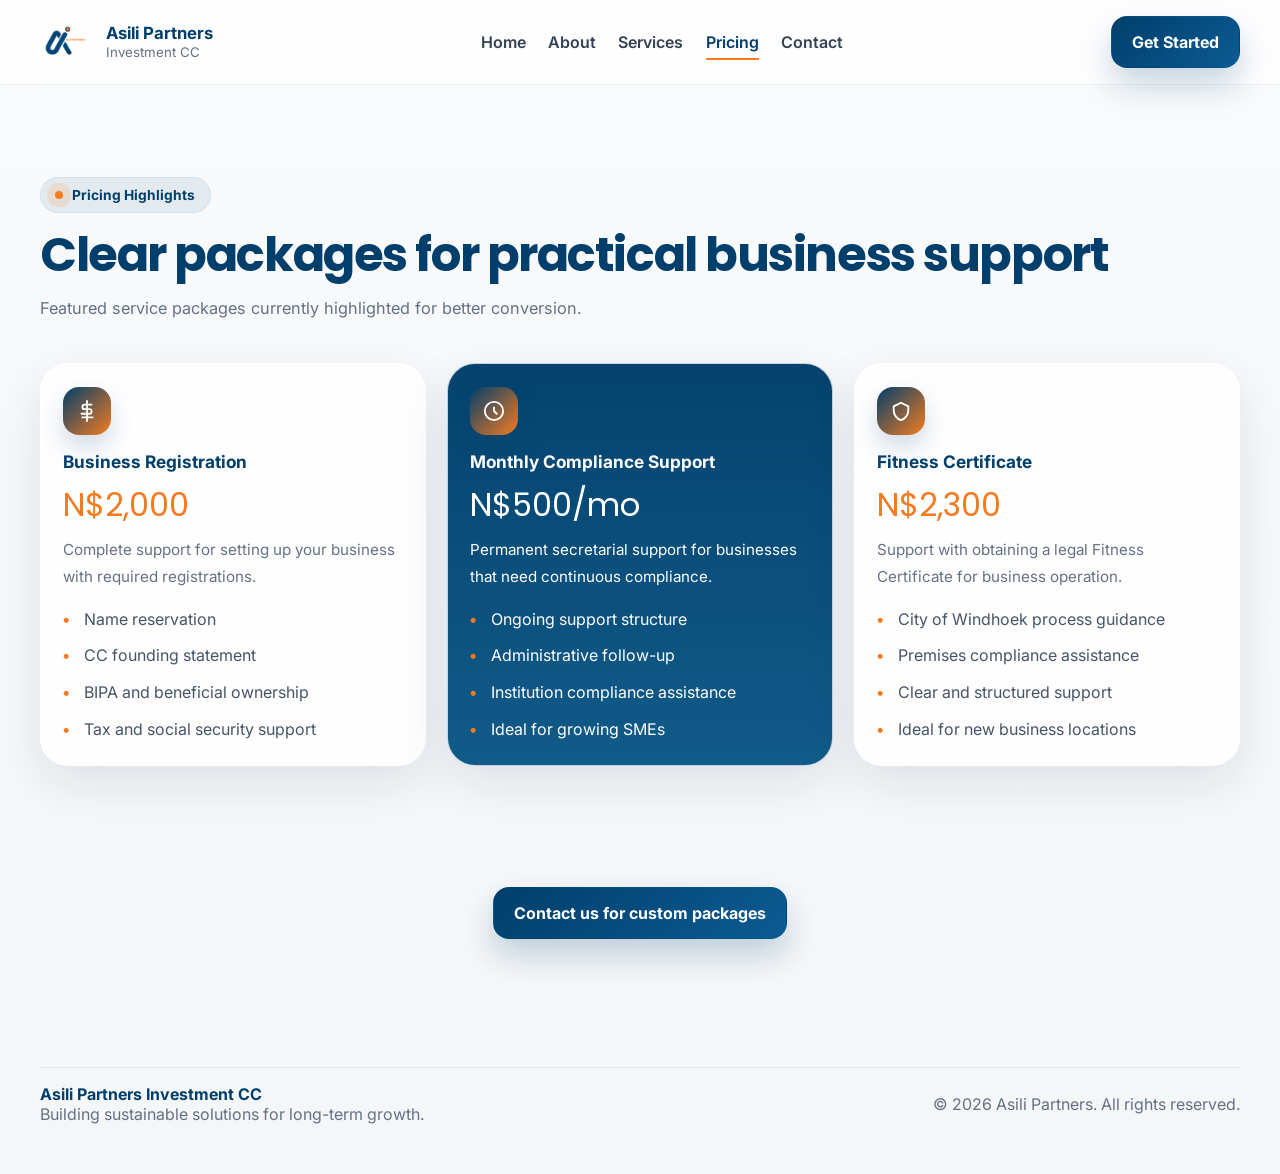
<file: Pricing.html>
<!-- Pricing.html -->
<!DOCTYPE html>
<html lang="en">
<head>
  <meta charset="UTF-8" />
  <meta name="viewport" content="width=device-width, initial-scale=1.0" />
  <link rel="icon" type="image/png" href="images/favicon.png">
  <title>Asili Partners – Pricing</title>
  <link rel="preconnect" href="https://fonts.googleapis.com">
  <link rel="preconnect" href="https://fonts.gstatic.com" crossorigin>
  <link href="https://fonts.googleapis.com/css2?family=Inter:wght@400;500;600;700;800&family=Poppins:wght@600;700;800&display=swap" rel="stylesheet">
  <link rel="stylesheet" href="Styles.css">
</head>
<body>
  <header class="topbar">
    <div class="container nav">
      <a href="index.html" class="brand">
        <img src="images/asili-logo.png" alt="Asili Partners Logo" class="logo">
        <div class="brand-copy">
          <h1>Asili Partners</h1>
          <span>Investment CC</span>
        </div>
      </a>

      <nav class="nav-links">
        <a href="index.html">Home</a>
        <a href="About.html">About</a>
        <a href="Services.html">Services</a>
        <a href="Pricing.html" class="active">Pricing</a>
        <a href="Contact.html">Contact</a>
      </nav>

      <div class="nav-actions">
        <a class="btn btn-primary" href="Contact.html">Get Started</a>
        <button class="menu-btn" id="menuBtn" aria-label="Open mobile menu">
          <span></span>
        </button>
      </div>
    </div>

    <div class="mobile-menu" id="mobileMenu">
      <a href="index.html">Home</a>
      <a href="About.html">About</a>
      <a href="Services.html">Services</a>
      <a href="Pricing.html">Pricing</a>
      <a href="Contact.html">Contact</a>
      <a href="Contact.html" class="btn btn-primary" style="justify-content:center; color:#fff;">Get Started</a>
    </div>
  </header>

  <main>
    <!-- ========== PRICING SECTION (full) ========== -->
    <section class="section" id="pricing" style="padding-top:92px;">
      <div class="container">
        <div class="section-head-row reveal">
          <div>
            <span class="eyebrow">Pricing Highlights</span>
            <h2 class="section-title">Clear packages for practical business support</h2>
            <p class="section-subtitle">
              Featured service packages currently highlighted for better conversion.
            </p>
          </div>
        </div>

        <div class="pricing-grid">
          <article class="price-card reveal">
            <div class="icon-wrap"><svg width="22" height="22" viewBox="0 0 24 24" fill="none"><path d="M12 1V23M17 5H9.5C8.1 5 7 6.1 7 7.5C7 8.9 8.1 10 9.5 10H14.5C15.9 10 17 11.1 17 12.5C17 13.9 15.9 15 14.5 15H6M18 19H7" stroke="currentColor" stroke-width="2" stroke-linecap="round"/></svg></div>
            <h3>Business Registration</h3>
            <div class="amount">N$2,000</div>
            <p>Complete support for setting up your business with required registrations.</p>
            <ul><li>Name reservation</li><li>CC founding statement</li><li>BIPA and beneficial ownership</li><li>Tax and social security support</li></ul>
          </article>
          <article class="price-card featured reveal">
            <div class="icon-wrap"><svg width="22" height="22" viewBox="0 0 24 24" fill="none"><path d="M12 8V12L15 15M22 12C22 17.5 17.5 22 12 22C6.5 22 2 17.5 2 12C2 6.5 6.5 2 12 2C17.5 2 22 6.5 22 12Z" stroke="currentColor" stroke-width="2" stroke-linecap="round"/></svg></div>
            <h3>Monthly Compliance Support</h3>
            <div class="amount">N$500/mo</div>
            <p>Permanent secretarial support for businesses that need continuous compliance.</p>
            <ul><li>Ongoing support structure</li><li>Administrative follow-up</li><li>Institution compliance assistance</li><li>Ideal for growing SMEs</li></ul>
          </article>
          <article class="price-card reveal">
            <div class="icon-wrap"><svg width="22" height="22" viewBox="0 0 24 24" fill="none"><path d="M12 3L4 7V11C4 16 7.4 20.7 12 22C16.6 20.7 20 16 20 11V7L12 3Z" stroke="currentColor" stroke-width="2" stroke-linecap="round" stroke-linejoin="round"/></svg></div>
            <h3>Fitness Certificate</h3>
            <div class="amount">N$2,300</div>
            <p>Support with obtaining a legal Fitness Certificate for business operation.</p>
            <ul><li>City of Windhoek process guidance</li><li>Premises compliance assistance</li><li>Clear and structured support</li><li>Ideal for new business locations</li></ul>
          </article>
        </div>
      </div>
    </section>

    <!-- additional context: industries / contact hint -->
    <section class="section" style="padding-top:0;">
      <div class="container">
        <div class="cta-actions" style="justify-content:center;">
          <a href="Contact.html" class="btn btn-primary">Contact us for custom packages</a>
        </div>
      </div>
    </section>
  </main>

  <footer>
    <div class="container footer-wrap">
      <div>
        <strong style="color: var(--primary);">Asili Partners Investment CC</strong><br>
        <span>Building sustainable solutions for long-term growth.</span>
      </div>
      <div>© <span id="year"></span> Asili Partners. All rights reserved.</div>
    </div>
  </footer>

  <script src="script.js"></script>
</body>
</html>
</file>
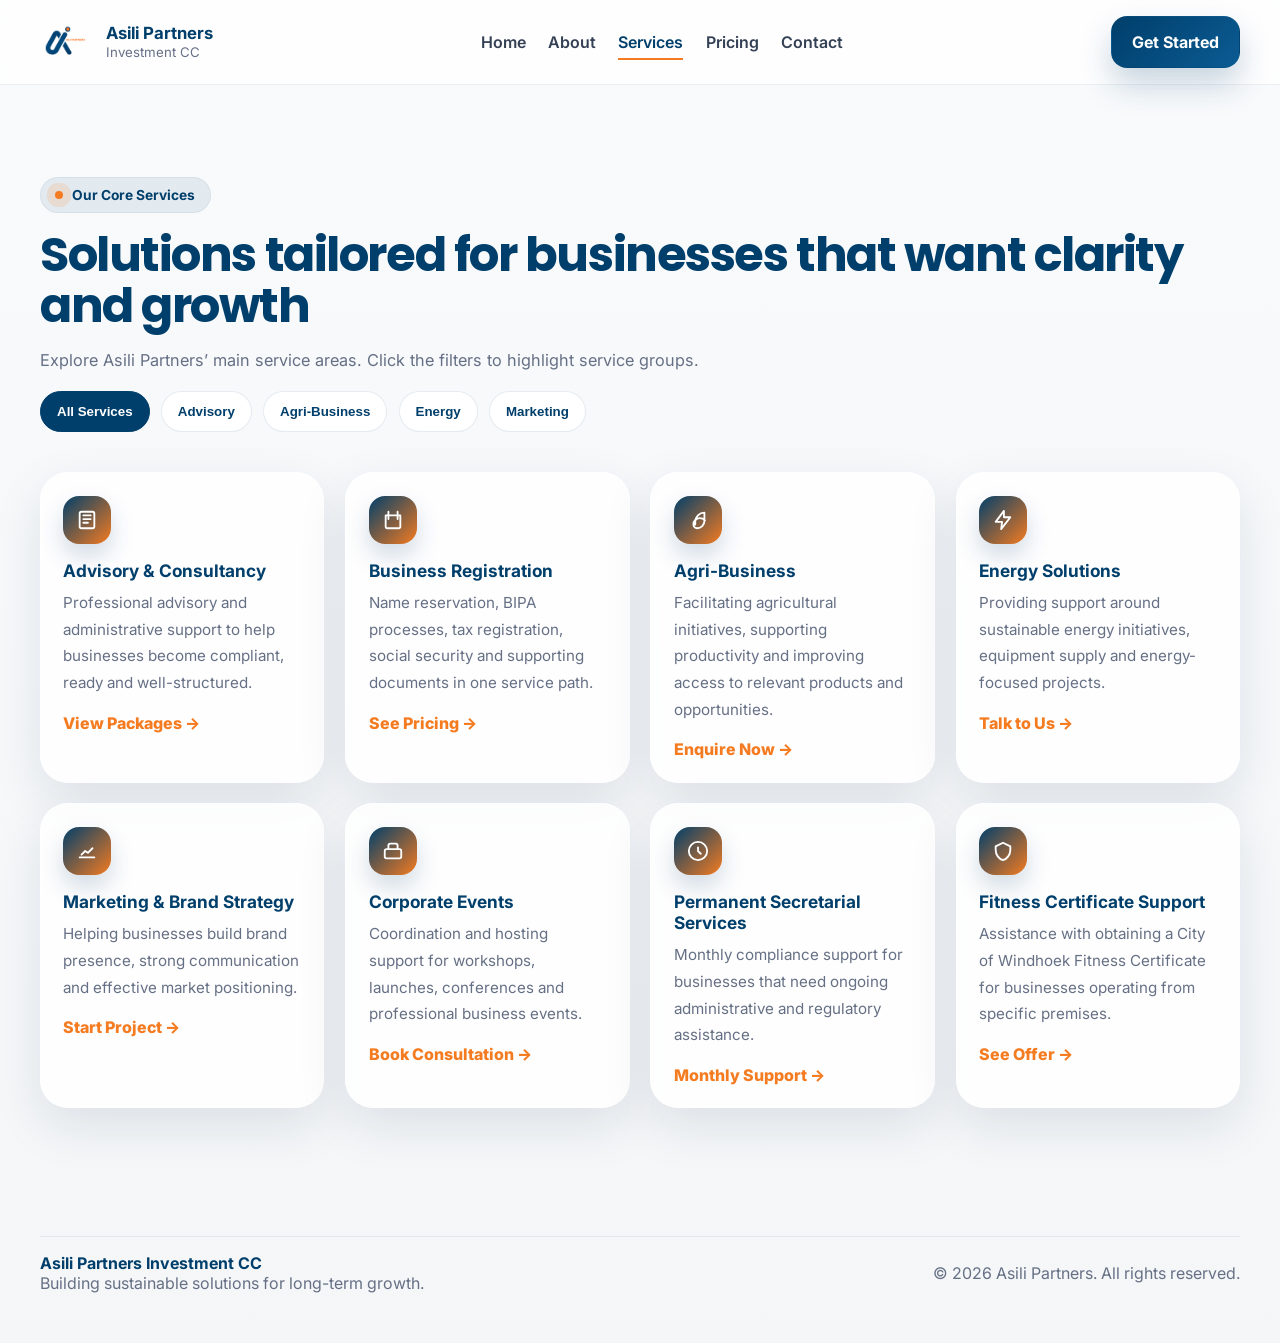
<file: Services.html>
<!-- Services.html -->
<!DOCTYPE html>
<html lang="en">
<head>
  <meta charset="UTF-8" />
  <meta name="viewport" content="width=device-width, initial-scale=1.0" />
  <link rel="icon" type="image/png" href="images/favicon.png">
  <title>Asili Partners – Services</title>
  <link rel="preconnect" href="https://fonts.googleapis.com">
  <link rel="preconnect" href="https://fonts.gstatic.com" crossorigin>
  <link href="https://fonts.googleapis.com/css2?family=Inter:wght@400;500;600;700;800&family=Poppins:wght@600;700;800&display=swap" rel="stylesheet">
  <link rel="stylesheet" href="Styles.css">
</head>
<body>
  <header class="topbar">
    <div class="container nav">
      <a href="index.html" class="brand">
        <img src="images/asili-logo.png" alt="Asili Partners Logo" class="logo">
        <div class="brand-copy">
          <h1>Asili Partners</h1>
          <span>Investment CC</span>
        </div>
      </a>

      <nav class="nav-links">
        <a href="index.html">Home</a>
        <a href="About.html">About</a>
        <a href="Services.html" class="active">Services</a>
        <a href="Pricing.html">Pricing</a>
        <a href="Contact.html">Contact</a>
      </nav>

      <div class="nav-actions">
        <a class="btn btn-primary" href="Contact.html">Get Started</a>
        <button class="menu-btn" id="menuBtn" aria-label="Open mobile menu">
          <span></span>
        </button>
      </div>
    </div>

    <div class="mobile-menu" id="mobileMenu">
      <a href="index.html">Home</a>
      <a href="About.html">About</a>
      <a href="Services.html">Services</a>
      <a href="Pricing.html">Pricing</a>
      <a href="Contact.html">Contact</a>
      <a href="Contact.html" class="btn btn-primary" style="justify-content:center; color:#fff;">Get Started</a>
    </div>
  </header>

  <main>
    <!-- ========== SERVICES SECTION (full) ========== -->
    <section class="section services-wrap" id="services" style="padding-top:92px;">
      <div class="container">
        <div class="section-head-row reveal">
          <div>
            <span class="eyebrow">Our Core Services</span>
            <h2 class="section-title">Solutions tailored for businesses that want clarity and growth</h2>
            <p class="section-subtitle">
              Explore Asili Partners’ main service areas. Click the filters to highlight service groups.
            </p>
          </div>
        </div>

        <div class="filter-chips reveal">
          <button class="chip active" data-filter="all">All Services</button>
          <button class="chip" data-filter="advisory">Advisory</button>
          <button class="chip" data-filter="agri">Agri-Business</button>
          <button class="chip" data-filter="energy">Energy</button>
          <button class="chip" data-filter="marketing">Marketing</button>
        </div>

        <div class="services-grid">
          <article class="service-card reveal" data-category="advisory"><div class="icon-wrap"><svg width="22" height="22" viewBox="0 0 24 24" fill="none"><path d="M8 7H16M8 11H16M8 15H13M6 3H18C19.1 3 20 3.9 20 5V19C20 20.1 19.1 21 18 21H6C4.9 21 4 20.1 4 19V5C4 3.9 4.9 3 6 3Z" stroke="currentColor" stroke-width="2" stroke-linecap="round"/></svg></div><h3>Advisory & Consultancy</h3><p>Professional advisory and administrative support to help businesses become compliant, ready and well-structured.</p><a class="service-link" href="Pricing.html">View Packages →</a></article>
          <article class="service-card reveal" data-category="advisory"><div class="icon-wrap"><svg width="22" height="22" viewBox="0 0 24 24" fill="none"><path d="M4 7H20M7 3V11M17 3V11M6 21H18C19.1 21 20 20.1 20 19V7H4V19C4 20.1 4.9 21 6 21Z" stroke="currentColor" stroke-width="2" stroke-linecap="round" stroke-linejoin="round"/></svg></div><h3>Business Registration</h3><p>Name reservation, BIPA processes, tax registration, social security and supporting documents in one service path.</p><a class="service-link" href="Pricing.html">See Pricing →</a></article>
          <article class="service-card reveal" data-category="agri"><div class="icon-wrap"><svg width="22" height="22" viewBox="0 0 24 24" fill="none"><path d="M7 17C7 13 10 10 14 10C16.2 10 18.2 10.9 19.6 12.4M7 17C7 19.2 8.8 21 11 21C15.4 21 19 17.4 19 13V4C13.5 4 9 8.5 9 14V17H7Z" stroke="currentColor" stroke-width="2" stroke-linecap="round" stroke-linejoin="round"/></svg></div><h3>Agri-Business</h3><p>Facilitating agricultural initiatives, supporting productivity and improving access to relevant products and opportunities.</p><a class="service-link" href="Contact.html">Enquire Now →</a></article>
          <article class="service-card reveal" data-category="energy"><div class="icon-wrap"><svg width="22" height="22" viewBox="0 0 24 24" fill="none"><path d="M13 2L4 14H11L10 22L20 9H13L13 2Z" stroke="currentColor" stroke-width="2" stroke-linecap="round" stroke-linejoin="round"/></svg></div><h3>Energy Solutions</h3><p>Providing support around sustainable energy initiatives, equipment supply and energy-focused projects.</p><a class="service-link" href="Contact.html">Talk to Us →</a></article>
          <article class="service-card reveal" data-category="marketing"><div class="icon-wrap"><svg width="22" height="22" viewBox="0 0 24 24" fill="none"><path d="M4 19H20M6 16L10 12L13 14L18 9" stroke="currentColor" stroke-width="2" stroke-linecap="round" stroke-linejoin="round"/></svg></div><h3>Marketing & Brand Strategy</h3><p>Helping businesses build brand presence, strong communication and effective market positioning.</p><a class="service-link" href="Contact.html">Start Project →</a></article>
          <article class="service-card reveal" data-category="marketing"><div class="icon-wrap"><svg width="22" height="22" viewBox="0 0 24 24" fill="none"><path d="M7 10V6C7 4.9 7.9 4 9 4H15C16.1 4 17 4.9 17 6V10M5 20H19C20.1 20 21 19.1 21 18V12C21 10.9 20.1 10 19 10H5C3.9 10 3 10.9 3 12V18C3 19.1 3.9 20 5 20Z" stroke="currentColor" stroke-width="2" stroke-linecap="round"/></svg></div><h3>Corporate Events</h3><p>Coordination and hosting support for workshops, launches, conferences and professional business events.</p><a class="service-link" href="Contact.html">Book Consultation →</a></article>
          <article class="service-card reveal" data-category="advisory"><div class="icon-wrap"><svg width="22" height="22" viewBox="0 0 24 24" fill="none"><path d="M12 8V12L15 15M22 12C22 17.5 17.5 22 12 22C6.5 22 2 17.5 2 12C2 6.5 6.5 2 12 2C17.5 2 22 6.5 22 12Z" stroke="currentColor" stroke-width="2" stroke-linecap="round"/></svg></div><h3>Permanent Secretarial Services</h3><p>Monthly compliance support for businesses that need ongoing administrative and regulatory assistance.</p><a class="service-link" href="Pricing.html">Monthly Support →</a></article>
          <article class="service-card reveal" data-category="advisory"><div class="icon-wrap"><svg width="22" height="22" viewBox="0 0 24 24" fill="none"><path d="M12 3L4 7V11C4 16 7.4 20.7 12 22C16.6 20.7 20 16 20 11V7L12 3Z" stroke="currentColor" stroke-width="2" stroke-linecap="round" stroke-linejoin="round"/></svg></div><h3>Fitness Certificate Support</h3><p>Assistance with obtaining a City of Windhoek Fitness Certificate for businesses operating from specific premises.</p><a class="service-link" href="Pricing.html">See Offer →</a></article>
        </div>
      </div>
    </section>
  </main>

  <footer>
    <div class="container footer-wrap">
      <div>
        <strong style="color: var(--primary);">Asili Partners Investment CC</strong><br>
        <span>Building sustainable solutions for long-term growth.</span>
      </div>
      <div>© <span id="year"></span> Asili Partners. All rights reserved.</div>
    </div>
  </footer>

  <script src="script.js"></script>
</body>
</html>
</file>
<file: Styles.css>
/* styles.css - Consolidated across all pages */
:root {
  --primary: #003f6b;
  --primary-2: #0b5b93;
  --accent: #f47b20;
  --accent-2: #ff9d4d;
  --bg: #f4f6f8;
  --surface: #ffffff;
  --surface-2: #eef3f7;
  --text: #17202a;
  --muted: #667085;
  --border: rgba(0, 63, 107, 0.10);
  --shadow: 0 18px 50px rgba(0, 39, 73, 0.10);
  --radius: 24px;
  --max: 1200px;
}

* { box-sizing: border-box; }
html { scroll-behavior: smooth; }
section[id] { scroll-margin-top: 108px; }
body {
  margin: 0;
  font-family: 'Inter', sans-serif;
  color: var(--text);
  background: linear-gradient(180deg, #f8fafc 0%, #f4f6f8 100%);
  overflow-x: hidden;
}

img { max-width: 100%; display: block; }
a { text-decoration: none; color: inherit; }

.container {
  width: min(calc(100% - 2rem), var(--max));
  margin: 0 auto;
}

.section {
  padding: 92px 0;
}

/* Typography */
.eyebrow {
  display: inline-flex;
  align-items: center;
  gap: .55rem;
  padding: .55rem .9rem;
  border-radius: 999px;
  font-size: .86rem;
  font-weight: 700;
  color: var(--primary);
  background: rgba(0, 63, 107, 0.08);
  border: 1px solid rgba(0, 63, 107, 0.06);
}

.eyebrow::before {
  content: "";
  width: 8px;
  height: 8px;
  border-radius: 50%;
  background: var(--accent);
  box-shadow: 0 0 0 8px rgba(244, 123, 32, 0.14);
}

.section-title {
  font-family: 'Poppins', sans-serif;
  font-size: clamp(2rem, 4vw, 3rem);
  line-height: 1.08;
  margin: 1rem 0 .85rem;
  letter-spacing: -0.03em;
  color: var(--primary);
}

.section-subtitle {
  color: var(--muted);
  max-width: 700px;
  font-size: 1.02rem;
  line-height: 1.8;
  margin: 0;
}

/* Header */
.topbar {
  position: sticky;
  top: 0;
  z-index: 1000;
  backdrop-filter: blur(16px);
  background: rgba(255, 255, 255, 0.78);
  border-bottom: 1px solid rgba(0, 63, 107, 0.08);
}

.nav {
  min-height: 84px;
  display: flex;
  align-items: center;
  justify-content: space-between;
  gap: 1rem;
}

.brand {
  display: flex;
  align-items: center;
  gap: .85rem;
  min-width: 0;
}

.brand-mark {
  width: 52px;
  height: 52px;
  border-radius: 18px;
  background: linear-gradient(135deg, var(--primary), #0e507d);
  display: grid;
  place-items: center;
  color: white;
  font-weight: 800;
  position: relative;
  box-shadow: 0 12px 25px rgba(0, 63, 107, 0.22);
}

.brand-mark::after {
  content: "";
  position: absolute;
  right: 6px;
  top: 6px;
  width: 11px;
  height: 11px;
  border-radius: 50%;
  background: var(--accent);
  box-shadow: 0 0 0 4px rgba(244, 123, 32, 0.18);
}

.logo {
  width: 52px;
  height: 52px;
  object-fit: contain;
  flex-shrink: 0;
}

.brand-copy h1 {
  margin: 0;
  font-size: 1.05rem;
  line-height: 1.1;
  color: var(--primary);
}

.brand-copy span {
  display: block;
  color: var(--muted);
  font-size: .83rem;
  margin-top: .15rem;
}

.nav-links {
  display: flex;
  align-items: center;
  gap: 1.4rem;
}

.nav-links a {
  font-weight: 600;
  color: #344054;
  position: relative;
  transition: .25s ease;
}

.nav-links a:hover,
.nav-links a.active {
  color: var(--primary);
}

.nav-links a::after {
  content: "";
  position: absolute;
  left: 0;
  bottom: -8px;
  width: 0;
  height: 2px;
  background: var(--accent);
  transition: width .25s ease;
}

.nav-links a:hover::after,
.nav-links a.active::after {
  width: 100%;
}

.nav-actions {
  display: flex;
  align-items: center;
  gap: .8rem;
}

.menu-btn {
  display: none;
  width: 46px;
  height: 46px;
  border-radius: 14px;
  border: 1px solid var(--border);
  background: white;
  cursor: pointer;
  box-shadow: 0 10px 24px rgba(15, 23, 42, 0.06);
}

.menu-btn span,
.menu-btn span::before,
.menu-btn span::after {
  display: block;
  width: 20px;
  height: 2px;
  background: var(--primary);
  border-radius: 99px;
  margin: auto;
  position: relative;
  transition: .25s ease;
}

.menu-btn span::before,
.menu-btn span::after {
  content: "";
  position: absolute;
  left: 0;
}

.menu-btn span::before { top: -6px; }
.menu-btn span::after { top: 6px; }

/* Buttons */
.btn {
  display: inline-flex;
  align-items: center;
  justify-content: center;
  gap: .65rem;
  min-height: 52px;
  padding: 0 1.25rem;
  border-radius: 16px;
  border: 1px solid transparent;
  font-weight: 700;
  transition: transform .22s ease, box-shadow .22s ease;
  cursor: pointer;
}

.btn:hover { transform: translateY(-2px); }

.btn-primary {
  background: linear-gradient(135deg, var(--primary), var(--primary-2));
  color: #fff;
  box-shadow: 0 16px 32px rgba(0, 63, 107, 0.22);
}

.btn-light {
  background: white;
  color: var(--primary);
  box-shadow: 0 15px 32px rgba(0,0,0,.12);
}

.btn-accent {
  background: linear-gradient(135deg, var(--accent), var(--accent-2));
  color: white;
  box-shadow: 0 15px 32px rgba(244,123,32,.25);
}

.btn-outline {
  background: rgba(255,255,255,.8);
  border-color: rgba(0, 63, 107, 0.14);
  color: var(--primary);
}

/* Mobile Menu */
.mobile-menu {
  display: none;
}

/* Hero Section */
.hero {
  position: relative;
  padding: 86px 0 52px;
  overflow: clip;
}

.hero.hero-bg {
  position: relative;
  min-height: 88vh;
  display: flex;
  align-items: center;
  padding: 0;
  background: url('images/pexels-fauxels-3184291.jpg') center center / cover no-repeat;
  overflow: hidden;
}

.hero-overlay {
  position: absolute;
  inset: 0;
  background: linear-gradient(90deg, rgba(0,35,60,0.78) 0%, rgba(0,35,60,0.68) 40%, rgba(0,35,60,0.42) 100%);
}

.hero-simple {
  position: relative;
  z-index: 2;
  width: 100%;
}

.hero-simple .hero-copy {
  max-width: 700px;
  padding: 120px 0 100px;
}

.hero-simple h2 {
  color: white;
}

.hero-simple p {
  color: rgba(255,255,255,0.85);
}

.hero-copy h2 {
  font-family: 'Poppins', sans-serif;
  font-size: clamp(2.5rem, 6vw, 4.75rem);
  line-height: .98;
  margin: 1rem 0 1rem;
  color: var(--primary);
  letter-spacing: -0.05em;
}

.hero-copy h2 span {
  color: var(--accent);
  display: inline-block;
}

.hero-copy p {
  font-size: 1.08rem;
  line-height: 1.9;
  color: #475467;
  max-width: 650px;
  margin: 0 0 1.8rem;
}

.hero-actions {
  display: flex;
  flex-wrap: wrap;
  gap: .9rem;
  margin-bottom: 2rem;
}

/* Floating Stats */
.floating-stats {
  display: flex;
  flex-wrap: wrap;
  gap: 2.5rem;
  margin-top: 2.5rem;
  padding: 1.5rem 2rem;
  background: rgba(255,255,255,0.08);
  backdrop-filter: blur(8px);
  border-radius: 60px;
  border: 1px solid rgba(255,255,255,0.15);
  max-width: fit-content;
}

.floating-stats div {
  display: flex;
  flex-direction: column;
}

.floating-stats strong {
  font-size: 1.9rem;
  font-weight: 800;
  color: white;
  line-height: 1.2;
}

.floating-stats span {
  font-size: 0.95rem;
  color: rgba(255,255,255,0.8);
}

/* Grids */
.services-grid { grid-template-columns: repeat(4, minmax(0, 1fr)); }
.pricing-grid { grid-template-columns: repeat(3, minmax(0, 1fr)); }
.why-grid { grid-template-columns: repeat(4, minmax(0, 1fr)); }
.industry-grid { grid-template-columns: repeat(5, minmax(0, 1fr)); }
.about-grid,
.cta-grid {
  display: grid;
  grid-template-columns: 1fr 1fr;
  gap: 2rem;
  align-items: center;
}

.services-grid,
.pricing-grid,
.why-grid,
.industry-grid {
  display: grid;
  gap: 1.3rem;
  margin-top: 2.5rem;
}

/* Cards */
.service-card,
.price-card,
.why-card,
.industry-card {
  background: rgba(255,255,255,.84);
  border: 1px solid rgba(255,255,255,.75);
  border-radius: 28px;
  padding: 1.4rem;
  box-shadow: var(--shadow);
  transition: transform .25s ease, box-shadow .25s ease;
  position: relative;
  overflow: hidden;
}

.service-card:hover,
.price-card:hover,
.why-card:hover,
.industry-card:hover {
  transform: translateY(-8px);
  border-color: rgba(244,123,32,.25);
  box-shadow: 0 22px 55px rgba(0, 39, 73, 0.14);
}

.service-card h3,
.price-card h3,
.why-card h3,
.industry-card h3 {
  margin: 1rem 0 .6rem;
  color: var(--primary);
  font-size: 1.08rem;
}

.service-card p,
.price-card p,
.why-card p,
.industry-card p {
  margin: 0;
  color: var(--muted);
  line-height: 1.75;
  font-size: .95rem;
}

.service-link {
  display: inline-flex;
  align-items: center;
  gap: .5rem;
  margin-top: 1rem;
  font-weight: 800;
  color: var(--accent);
}

.price-card .amount {
  font-family: 'Poppins', sans-serif;
  font-size: 2rem;
  color: var(--accent);
  margin: .3rem 0 .5rem;
}

.price-card ul {
  list-style: none;
  padding: 0;
  margin: 1rem 0 0;
  display: grid;
  gap: .7rem;
}

.price-card li {
  color: #475467;
  position: relative;
  padding-left: 1.3rem;
  line-height: 1.6;
}

.price-card li::before {
  content: "•";
  color: var(--accent);
  position: absolute;
  left: 0;
  font-weight: 900;
}

.price-card.featured {
  background: linear-gradient(180deg, rgba(0,63,107,.98), rgba(7,84,132,.96));
  color: white;
  transform: translateY(-8px);
}

.price-card.featured h3,
.price-card.featured p,
.price-card.featured li,
.price-card.featured .amount {
  color: white;
}

/* Filter Chips */
.filter-chips {
  display: flex;
  flex-wrap: wrap;
  gap: .7rem;
  margin-top: 1rem;
}

.chip {
  border: 1px solid var(--border);
  background: white;
  color: var(--primary);
  padding: .75rem 1rem;
  border-radius: 999px;
  font-weight: 700;
  cursor: pointer;
  transition: .25s ease;
}

.chip.active,
.chip:hover {
  background: var(--primary);
  border-color: var(--primary);
  color: white;
}

/* CTA Box */
.cta-box {
  background: linear-gradient(135deg, rgba(0,63,107,.98), rgba(8,76,120,.96));
  border-radius: 34px;
  padding: clamp(2rem, 5vw, 3rem);
  color: white;
  box-shadow: 0 30px 60px rgba(0, 39, 73, 0.18);
  position: relative;
  overflow: hidden;
}

.cta-box h2 {
  margin: 1rem 0 .8rem;
  font-family: 'Poppins', sans-serif;
  font-size: clamp(2rem, 4vw, 3.2rem);
  line-height: 1.05;
}

.cta-box p {
  margin: 0;
  color: rgba(255,255,255,.78);
  line-height: 1.8;
  max-width: 650px;
}

.cta-actions {
  display: flex;
  gap: .9rem;
  flex-wrap: wrap;
  margin-top: 1.8rem;
}

/* Contact Panel */
.contact-panel {
  background: rgba(255,255,255,.1);
  border: 1px solid rgba(255,255,255,.14);
  border-radius: 24px;
  padding: 1.2rem;
  backdrop-filter: blur(12px);
}

.contact-item {
  display: flex;
  gap: .8rem;
  align-items: flex-start;
  padding: .8rem 0;
  border-bottom: 1px solid rgba(255,255,255,.1);
}

.contact-item:last-child { border-bottom: none; }

.contact-item strong { display: block; margin-bottom: .25rem; }
.contact-item span { color: rgba(255,255,255,.74); }

.icon-wrap {
  width: 48px;
  height: 48px;
  border-radius: 16px;
  display: grid;
  place-items: center;
  color: white;
  background: linear-gradient(135deg, var(--primary), var(--accent));
  box-shadow: 0 12px 24px rgba(0, 63, 107, 0.18);
}

/* Footer */
footer {
  padding: 36px 0 50px;
  color: #667085;
}

.footer-wrap {
  display: flex;
  justify-content: space-between;
  align-items: center;
  gap: 1rem;
  flex-wrap: wrap;
  padding-top: 1rem;
  border-top: 1px solid rgba(0,63,107,.08);
}

/* Reveal Animation */
.reveal {
  opacity: 0;
  transform: translateY(20px);
  transition: opacity .7s ease, transform .7s ease;
}

.reveal.show {
  opacity: 1;
  transform: translateY(0);
}

/* Rotating Word */
#rotatingWord {
  display: inline-block;
  background: var(--accent);
  color: #ffffff;
  padding: 0.1rem 0.8rem;
  border-radius: 40px;
  font-weight: 700;
  margin-left: 0.3rem;
  box-shadow: 0 10px 18px -8px rgba(244,123,32,0.4);
}

/* Soft Divider */
.soft-divider {
  width: 80px;
  height: 4px;
  background: linear-gradient(90deg, var(--primary), var(--accent));
  border-radius: 4px;
  margin: 2rem 0 1.5rem;
}

/* Testimonial */
.mini-testimonial {
  background: white;
  border-radius: 32px;
  padding: 2.2rem 2rem;
  box-shadow: 0 30px 50px -30px rgba(0,43,80,0.2);
  border: 1px solid rgba(0,63,107,0.1);
  margin-top: 2rem;
}

.mini-testimonial p {
  font-size: 1.2rem;
  line-height: 1.6;
  color: #1e2f3f;
  font-style: italic;
}

.author {
  display: flex;
  align-items: center;
  gap: 0.8rem;
  margin-top: 1.2rem;
}

.author-img {
  width: 48px; height: 48px;
  background: linear-gradient(145deg, var(--primary), var(--accent));
  border-radius: 50%;
  display: flex;
  align-items: center;
  justify-content: center;
  color: white;
  font-weight: 700;
}

/* Media Queries */
@media (max-width: 1100px) {
  .hero-grid,
  .about-grid,
  .cta-grid { grid-template-columns: 1fr; }
  .services-grid { grid-template-columns: repeat(2, minmax(0, 1fr)); }
  .pricing-grid { grid-template-columns: repeat(2, minmax(0, 1fr)); }
  .why-grid { grid-template-columns: repeat(2, minmax(0, 1fr)); }
  .industry-grid { grid-template-columns: repeat(3, minmax(0, 1fr)); }
}

@media (max-width: 780px) {
  .section { padding: 74px 0; }
  .nav-links,
  .nav-actions .btn-primary { display: none; }
  .menu-btn { display: inline-grid; place-items: center; }

  .mobile-menu {
    position: fixed;
    inset: 84px 1rem auto 1rem;
    background: rgba(255,255,255,.96);
    border: 1px solid rgba(0,63,107,.08);
    border-radius: 24px;
    box-shadow: 0 20px 45px rgba(15, 23, 42, .12);
    padding: 1rem;
    display: grid;
    gap: .45rem;
    transform: translateY(-20px);
    opacity: 0;
    pointer-events: none;
    transition: .25s ease;
    z-index: 999;
  }

  .mobile-menu.open {
    transform: translateY(0);
    opacity: 1;
    pointer-events: auto;
  }

  .mobile-menu a {
    min-height: 48px;
    border-radius: 14px;
    padding: 0 1rem;
    display: flex;
    align-items: center;
    font-weight: 700;
    color: var(--primary);
    border: 1px solid rgba(0,63,107,.08);
    background: white;
  }

  .hero-simple .hero-copy h2 { font-size: 2rem; }
  .floating-stats { 
    grid-template-columns: 1fr;
    max-width: 100%;
  }
  .services-grid,
  .pricing-grid,
  .why-grid,
  .industry-grid { grid-template-columns: 1fr; }
  .footer-wrap { flex-direction: column; text-align: center; }
}

@media (max-width: 560px) {
  .hero-simple .hero-copy h2 { font-size: 1.75rem; }
  .container { width: min(calc(100% - 1.2rem), var(--max)); }
  .brand-copy h1 { font-size: .95rem; }
  .brand-copy span { font-size: .76rem; }
}
</file>
